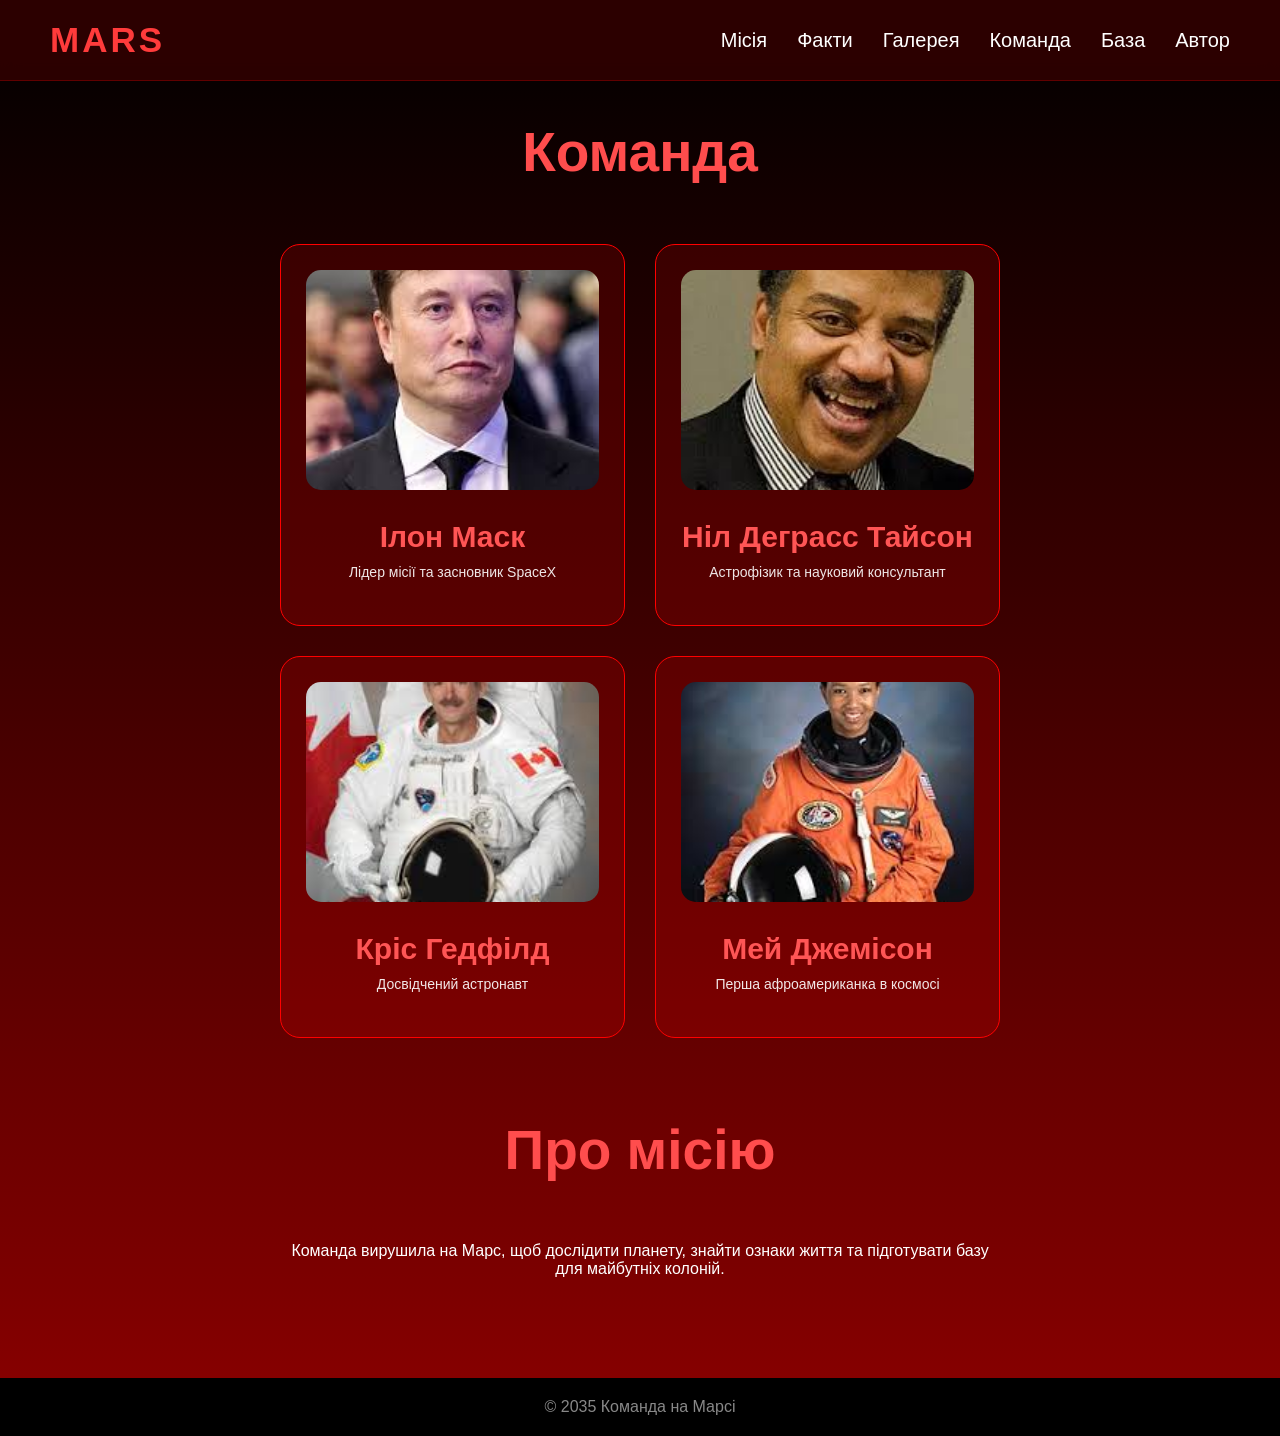
<file: team.html>
<!DOCTYPE html>
<html lang="uk">
<head>
    <meta charset="UTF-8">
    <title>Місія на Марсі</title>
    <link rel="stylesheet" href="style.css">
</head>
<body>

<header>
    <nav class="navbar">

    <div class="logo">
        MARS
    </div>

    <ul>

        <li>
            <a href="index.html">Місія</a>
        </li>

        <li>
            <a href="facts.html">Факти</a>
        </li>

        <li>
            <a href="gallery.html">Галерея</a>
        </li>

        <li>
            <a href="team.html">Команда</a>
        </li>

         <li>
            <a href="base.html">База</a>
        </li>

        <li>
            <a href="avtor.html">Автор</a>
        </li>

    </ul>

</nav>
</header>

<section class="crew">
    <h2>Команда</h2>

    <div class="card">
        <img src="[data-uri]" alt="Ілон Маск">
        <h3>Ілон Маск</h3>
        <p>Лідер місії та засновник SpaceX</p>
    </div>

    <div class="card">
        <img src="[data-uri]" alt="Ніл Деграсс Тайсон">
        <h3>Ніл Деграсс Тайсон</h3>
        <p>Астрофізик та науковий консультант</p>
    </div>

    <div class="card">
        <img src="[data-uri]" alt="Кріс Гедфілд">
        <h3>Кріс Гедфілд</h3>
        <p>Досвідчений астронавт</p>
    </div>

    <div class="card">
        <img src="[data-uri]" alt="Мей Джемісон">
        <h3>Мей Джемісон</h3>
        <p>Перша афроамериканка в космосі</p>
    </div>

</section>

<section class="mission">
    <h2>Про місію</h2>
    <p>
        Команда вирушила на Марс, щоб дослідити планету,
        знайти ознаки життя та підготувати базу для майбутніх колоній.
    </p>
</section>

<footer>
    <p>© 2035 Команда на Марсі</p>
</footer>

</body>
</html>
</file>
<file: style.css>
*{
    margin:0;
    padding:0;
    box-sizing:border-box;
}

body{
    font-family:Arial, sans-serif;
    background:#120202;
    color:white;
    overflow-x:hidden;
}



.stars{
    position:fixed;
    width:100%;
    height:100%;
    background:url("https://i.imgur.com/YKY28eT.png");
    animation:starsMove 120s linear infinite;
    z-index:-1;
    opacity:0.5;
}

@keyframes starsMove{

    from{
        background-position:0 0;
    }

    to{
        background-position:-10000px 5000px;
    }
}



.hero{
    height:100vh;

    display:flex;
    flex-direction:column;

    justify-content:center;
    align-items:center;

    text-align:center;

    background:
    linear-gradient(
    rgba(0,0,0,0.6),
    rgba(40,0,0,0.9)
    ),

    url("https://images.unsplash.com/photo-1446776811953-b23d57bd21aa?q=80&w=1600&auto=format&fit=crop");

    background-size:cover;
    background-position:center;
}



.hero h1{

    font-size:90px;
    color:#ff3b3b;

    animation:glow 2s infinite alternate;
}



@keyframes glow{

    from{
        text-shadow:0 0 10px #ff0000;
    }

    to{
        text-shadow:
        0 0 20px #ff0000,
        0 0 40px #ff3b3b,
        0 0 60px #ff3b3b;
    }
}

.hero p{

    font-size:28px;

    margin:20px 0 40px;

    animation:fadeIn 2s;
}



@keyframes fadeIn{

    from{
        opacity:0;
        transform:translateY(40px);
    }

    to{
        opacity:1;
        transform:translateY(0);
    }
}



.btn{

    text-decoration:none;
    color:white;

    background:
    linear-gradient(45deg,#ff0000,#8b0000);

    padding:18px 40px;

    border-radius:50px;

    font-size:22px;

    transition:0.4s;
}



.btn:hover{

    transform:scale(1.1);

    box-shadow:
    0 0 20px red,
    0 0 40px darkred;
}



section{
    padding:100px 20px;
}

.container{
    width:90%;
    max-width:1200px;
    margin:auto;
}

h2{
    text-align:center;
    font-size:55px;
    margin-bottom:60px;
    color:#ff4d4d;
}



.content{

    display:flex;
    align-items:center;
    gap:40px;

    flex-wrap:wrap;
}

.content img{

    width:500px;
    border-radius:20px;

    transition:0.5s;
}



.content img:hover{
    transform:scale(1.05);
}

.text{
    flex:1;
}

.text p{

    font-size:22px;
    margin-bottom:25px;
    line-height:1.7;

    animation:fadeIn 2s;
}



.cards{

    display:grid;

    grid-template-columns:
    repeat(auto-fit,minmax(300px,1fr));

    gap:30px;
}

.card{

    background:#1a0505;

    padding:25px;

    border-radius:20px;

    text-align:center;

    transition:0.5s;

    border:1px solid #ff2d2d;
}



.card:hover{

    transform:
    translateY(-10px)
    scale(1.03);

    box-shadow:
    0 0 20px red;
}

.card img{

    width:100%;
    height:250px;

    object-fit:cover;

    border-radius:15px;

    margin-bottom:20px;
}

.card h3{

    font-size:30px;
    margin-bottom:15px;

    color:#ff5555;
}

.card p{
    font-size:18px;
}



footer{

    text-align:center;

    padding:30px;

    background:#080101;

    color:#999;
}



@media(max-width:768px){

    .hero h1{
        font-size:50px;
    }

    .hero p{
        font-size:20px;
    }

    h2{
        font-size:40px;
    }

    .content img{
        width:100%;
    }

}


.navbar{

    position:fixed;
    top:0;
    left:0;

    width:100%;

    display:flex;
    justify-content:space-between;
    align-items:center;

    padding:20px 50px;

    background:
    rgba(20,0,0,0.7);

    backdrop-filter:blur(10px);

    z-index:1000;

    border-bottom:
    1px solid rgba(255,0,0,0.3);
}



.logo{

    font-size:30px;
    font-weight:bold;

    color:#ff3b3b;

    letter-spacing:3px;

    animation:glow 2s infinite alternate;
}



.navbar ul{

    display:flex;
    list-style:none;

    gap:30px;
}

.navbar a{

    text-decoration:none;

    color:white;

    font-size:20px;

    transition:0.4s;

    position:relative;
}



.navbar a:hover{

    color:#ff4d4d;
}



.navbar a::after{

    content:"";

    position:absolute;

    left:0;
    bottom:-5px;

    width:0;
    height:2px;

    background:#ff0000;

    transition:0.4s;
}

.navbar a:hover::after{

    width:100%;
}



.hero{
    padding-top:80px;
}



@media(max-width:768px){

    .navbar{

        flex-direction:column;

        gap:15px;

        padding:20px;
    }

    .navbar ul{

        flex-wrap:wrap;

        justify-content:center;

        gap:15px;
    }

    .navbar a{
        font-size:18px;
    }

}


*{
    margin:0;
    padding:0;
    box-sizing:border-box;
}

body{
    font-family:Arial, sans-serif;
    background:#120202;
    color:white;
    overflow-x:hidden;
}



.stars{

    position:fixed;

    width:100%;
    height:100%;

    background:url("https://i.imgur.com/YKY28eT.png");

    opacity:0.5;

    z-index:-1;

    animation:starsMove 120s linear infinite;
}

@keyframes starsMove{

    from{
        background-position:0 0;
    }

    to{
        background-position:-10000px 5000px;
    }
}



.navbar{

    position:fixed;

    width:100%;

    display:flex;

    justify-content:space-between;

    align-items:center;

    padding:20px 50px;

    background:rgba(20,0,0,0.8);

    backdrop-filter:blur(10px);

    z-index:1000;
}

.logo{

    font-size:35px;

    color:#ff3b3b;

    font-weight:bold;

    animation:glow 2s infinite alternate;
}

.navbar ul{

    display:flex;

    list-style:none;

    gap:30px;
}

.navbar a{

    color:white;

    text-decoration:none;

    font-size:20px;

    transition:0.4s;
}

.navbar a:hover{

    color:#ff3b3b;
}



.hero{

    height:100vh;

    display:flex;

    flex-direction:column;

    justify-content:center;

    align-items:center;

    text-align:center;

    background:
    linear-gradient(
    rgba(0,0,0,0.7),
    rgba(50,0,0,0.9)
    ),

    url("https://images.unsplash.com/photo-1454789548928-9efd52dc4031?q=80&w=1600&auto=format&fit=crop");

    background-size:cover;
    background-position:center;
}

.hero h1{

    font-size:90px;

    color:#ff3b3b;

    animation:glow 2s infinite alternate;
}

.hero p{

    font-size:28px;

    margin:20px 0 40px;

    animation:fadeIn 2s;
}



.btn{

    text-decoration:none;

    color:white;

    background:
    linear-gradient(45deg,#ff0000,#8b0000);

    padding:18px 40px;

    border-radius:50px;

    font-size:22px;

    transition:0.4s;
}

.btn:hover{

    transform:scale(1.1);

    box-shadow:
    0 0 20px red,
    0 0 40px darkred;
}




section{
    padding:100px 20px;
}

.container{
    width:90%;
    max-width:1200px;
    margin:auto;
}

h2{

    text-align:center;

    font-size:55px;

    margin-bottom:60px;

    color:#ff4d4d;
}



.cards{

    display:grid;

    grid-template-columns:
    repeat(auto-fit,minmax(300px,1fr));

    gap:30px;
}

.card{

    background:#1a0505;

    padding:25px;

    border-radius:20px;

    border:1px solid #ff2d2d;

    text-align:center;

    transition:0.5s;
}

.card:hover{

    transform:
    translateY(-10px)
    scale(1.03);

    box-shadow:
    0 0 25px red;
}

.card img{

    width:100%;

    height:250px;

    object-fit:cover;

    border-radius:15px;

    margin-bottom:20px;
}

.card h3{

    font-size:30px;

    color:#ff5555;

    margin-bottom:15px;
}

.card p{
    font-size:18px;
}



.planet-content{

    display:flex;

    align-items:center;

    gap:40px;

    flex-wrap:wrap;
}

.planet-content img{

    width:500px;

    border-radius:20px;

    transition:0.5s;
}

.planet-content img:hover{
    transform:scale(1.05);
}

.text{
    flex:1;
}

.text p{

    font-size:22px;

    margin-bottom:25px;

    line-height:1.7;
}



.mission-box{

    background:#1a0505;

    padding:40px;

    border-radius:20px;

    border:1px solid red;

    text-align:center;

    animation:fadeIn 2s;
}

.mission-box p{

    font-size:24px;

    line-height:1.8;
}



footer{

    text-align:center;

    padding:30px;

    background:#080101;

    color:#999;
}



@keyframes glow{

    from{
        text-shadow:0 0 10px red;
    }

    to{
        text-shadow:
        0 0 20px red,
        0 0 40px #ff3b3b,
        0 0 60px #ff3b3b;
    }
}

@keyframes fadeIn{

    from{
        opacity:0;
        transform:translateY(40px);
    }

    to{
        opacity:1;
        transform:translateY(0);
    }
}



@media(max-width:768px){

    .hero h1{
        font-size:50px;
    }

    .hero p{
        font-size:20px;
    }

    h2{
        font-size:40px;
    }

    .navbar{

        flex-direction:column;

        gap:15px;

        padding:20px;
    }

    .planet-content img{
        width:100%;
    }

}


*{
    margin:0;
    padding:0;
    box-sizing:border-box;
}

body{
    font-family:Arial, sans-serif;
    background:#120202;
    color:white;
    overflow-x:hidden;
}



.stars{

    position:fixed;

    width:100%;
    height:100%;

    background:url("https://i.imgur.com/YKY28eT.png");

    opacity:0.5;

    z-index:-1;

    animation:starsMove 120s linear infinite;
}

@keyframes starsMove{

    from{
        background-position:0 0;
    }

    to{
        background-position:-10000px 5000px;
    }
}



.navbar{

    position:fixed;

    width:100%;

    display:flex;

    justify-content:space-between;

    align-items:center;

    padding:20px 50px;

    background:rgba(20,0,0,0.8);

    backdrop-filter:blur(10px);

    z-index:1000;
}

.logo{

    font-size:35px;

    color:#ff3b3b;

    font-weight:bold;

    animation:glow 2s infinite alternate;
}

.navbar ul{

    display:flex;

    list-style:none;

    gap:30px;
}

.navbar a{

    color:white;

    text-decoration:none;

    font-size:20px;

    transition:0.4s;
}

.navbar a:hover{

    color:#ff3b3b;
}



.hero{

    height:100vh;

    display:flex;

    flex-direction:column;

    justify-content:center;

    align-items:center;

    text-align:center;

    background:
    linear-gradient(
    rgba(0,0,0,0.7),
    rgba(50,0,0,0.9)
    ),

    url("https://images.unsplash.com/photo-1454789548928-9efd52dc4031?q=80&w=1600&auto=format&fit=crop");

    background-size:cover;
    background-position:center;
}

.hero h1{

    font-size:90px;

    color:#ff3b3b;

    animation:glow 2s infinite alternate;
}

.hero p{

    font-size:28px;

    margin:20px 0 40px;

    animation:fadeIn 2s;
}



.btn{

    text-decoration:none;

    color:white;

    background:
    linear-gradient(45deg,#ff0000,#8b0000);

    padding:18px 40px;

    border-radius:50px;

    font-size:22px;

    transition:0.4s;
}

.btn:hover{

    transform:scale(1.1);

    box-shadow:
    0 0 20px red,
    0 0 40px darkred;
}



section{
    padding:100px 20px;
}

.container{
    width:90%;
    max-width:1200px;
    margin:auto;
}

h2{

    text-align:center;

    font-size:55px;

    margin-bottom:60px;

    color:#ff4d4d;
}



.gallery{

    display:grid;

    grid-template-columns:
    repeat(auto-fit,minmax(320px,1fr));

    gap:30px;
}

.card{

    background:#1a0505;

    border-radius:20px;

    overflow:hidden;

    transition:0.5s;

    border:1px solid red;
}

.card:hover{

    transform:
    translateY(-10px)
    scale(1.03);

    box-shadow:
    0 0 25px red;
}

.card img{

    width:100%;

    height:260px;

    object-fit:cover;

    transition:0.5s;
}

.card:hover img{

    transform:scale(1.1);
}

.text{
    padding:25px;
}

.text h3{

    font-size:30px;

    color:#ff5555;

    margin-bottom:15px;
}

.text p{

    font-size:18px;

    line-height:1.6;
}



.history-box{

    background:#1a0505;

    padding:40px;

    border-radius:20px;

    border:1px solid red;

    animation:fadeIn 2s;
}

.history-box p{

    font-size:22px;

    line-height:1.8;

    margin-bottom:25px;
}



.extra-gallery{

    display:grid;

    grid-template-columns:
    repeat(auto-fit,minmax(400px,1fr));

    gap:30px;
}

.extra-gallery img{

    width:100%;

    border-radius:20px;

    transition:0.5s;
}

.extra-gallery img:hover{

    transform:scale(1.05);

    box-shadow:
    0 0 25px red;
}



footer{

    text-align:center;

    padding:30px;

    background:#080101;

    color:#999;
}



@keyframes glow{

    from{
        text-shadow:0 0 10px red;
    }

    to{
        text-shadow:
        0 0 20px red,
        0 0 40px #ff3b3b,
        0 0 60px #ff3b3b;
    }
}

@keyframes fadeIn{

    from{
        opacity:0;
        transform:translateY(40px);
    }

    to{
        opacity:1;
        transform:translateY(0);
    }
}



@media(max-width:768px){

    .hero h1{
        font-size:50px;
    }

    .hero p{
        font-size:20px;
    }

    h2{
        font-size:40px;
    }

    .navbar{

        flex-direction:column;

        gap:15px;

        padding:20px;
    }

    .extra-gallery{

        grid-template-columns:1fr;
    }

}

body {
    margin: 0;
    font-family: Arial, sans-serif;
    background: linear-gradient(black, darkred);
    color: white;
    text-align: center;
}

@keyframes fadeIn {
    from {opacity: 0; transform: translateY(20px);}
    to {opacity: 1; transform: translateY(0);}
}

header {
    padding: 40px;
    background: #8B0000;
    animation: fadeIn 1.5s ease-in;
}


.crew {
    padding: 40px;
    display: grid;
    grid-template-columns: repeat(2, 1fr); /* рівно по 2 в ряд */
    gap: 30px;
    max-width: 800px;
    margin: 0 auto;
}


.card {
    background: #b22222;
    border-radius: 15px;
    overflow: hidden;
    display: flex;
    flex-direction: column;
    height: 100%; /* однакова висота */
    animation: fadeIn 1.5s ease-in;
}


.card img {
    width: 100%;
    height: 220px;
    object-fit: cover;
}


.card-content {
    padding: 15px;
    flex-grow: 1; /* вирівнює */
    display: flex;
    flex-direction: column;
    justify-content: space-between;
}

.card h3 {
    margin: 10px 0;
}

.card p {
    font-size: 14px;
}

.card:hover {
    transform: scale(1.03);
    box-shadow: 0 0 20px red;
}

.mission {
    padding: 40px;
    max-width: 800px;
    margin: auto;
}

footer {
    background: black;
    padding: 20px;
}
.crew h2 {
    text-align: center;
    width: 100%;
    margin-bottom: 30px;
    grid-column: 1 / -1; 
}



* {
    margin: 0;
    padding: 0;
    box-sizing: border-box;
}

html {
    scroll-behavior: smooth;
}

body {
    font-family: Arial, sans-serif;
    background: linear-gradient(to bottom, #120000, #3b0000);
    color: white;
}


.hero {
    height: 100vh;
    display: flex;
    flex-direction: column;
    justify-content: center;
    align-items: center;

    text-align: center;
    background:
        linear-gradient(rgba(0,0,0,0.6), rgba(100,0,0,0.7)),
        url('https://images.unsplash.com/photo-1614728894747-a83421789f10?q=80&w=1600&auto=format&fit=crop');
    background-size: cover;
    background-position: center;
}

.hero h1 {
    font-size: 60px;
    color: #ff3b3b;
    text-shadow: 0 0 20px red;
}

.hero p {
    margin-top: 15px;
    font-size: 20px;
    opacity: 0.9;
}


.btn {
    margin-top: 30px;
    padding: 15px 30px;
    background: red;
    color: white;
    text-decoration: none;
    border-radius: 50px;
    transition: 0.3s;
}

.btn:hover {
    background: darkred;
    transform: scale(1.1);
    box-shadow: 0 0 20px red;
}


.base {
    max-width: 900px;
    margin: auto;
    padding: 80px 20px;

    display: grid;
    grid-template-columns: repeat(2, 1fr);
    gap: 25px;
}


.card {
    background: rgba(255, 0, 0, 0.15);
    border-radius: 20px;
    overflow: hidden;
    transition: 0.3s;
}

.card:hover {
    transform: translateY(-10px);
    box-shadow: 0 0 20px red;
}


.card img {
    width: 100%;
    height: 220px;
    object-fit: cover;
}


.card h2 {
    padding: 15px;
    font-size: 20px;
    color: #ff4d4d;
}

.card p {
    padding: 0 15px 20px;
    font-size: 14px;
    opacity: 0.9;
}


footer {
    text-align: center;
    padding: 20px;
    background: black;
}


@media (max-width: 700px) {
    .base {
        grid-template-columns: 1fr;
    }

    .hero h1 {
        font-size: 40px;
    }
}



* {
    margin: 0;
    padding: 0;
    box-sizing: border-box;
}

body {
    font-family: Arial, sans-serif;
    color: white;
    background: linear-gradient(black, darkred);
    min-height: 100vh;
    overflow-x: hidden;
}


.background {
    position: fixed;
    width: 100%;
    height: 100%;
    background: radial-gradient(circle at top, #ff000020, #000000);
    z-index: -1;
}


.hero {
    text-align: center;
    padding: 40px 20px;
}

.hero h1 {
    font-size: 42px;
    color: #ff3b3b;
    text-shadow: 0 0 20px red;
    animation: glow 2s infinite alternate;
}

@keyframes glow {
    from { text-shadow: 0 0 10px red; }
    to { text-shadow: 0 0 25px red; }
}


.cardavtor {
    max-width: 800px;
    margin: 60px auto;

    display: flex;
    align-items: center;
    gap: 40px;

    background: rgba(255, 0, 0, 0.12);
    border: 1px solid rgba(255, 0, 0, 0.3);
    border-radius: 25px;

    padding: 30px;

    box-shadow: 0 0 30px rgba(255, 0, 0, 0.2);

    animation: fadeIn 1.2s ease;
}

@keyframes fadeIn {
    from {
        opacity: 0;
        transform: translateY(20px);
    }
    to {
        opacity: 1;
        transform: translateY(0);
    }
}


.image-box img {
    width: 260px;
    height: 260px;
    object-fit: cover;
    border-radius: 20px;

    border: 3px solid red;
    box-shadow: 0 0 25px red;

    transition: 0.3s;
}

.image-box img:hover {
    transform: scale(1.05);
}


.text-box h2 {
    color: #ff4d4d;
    margin-bottom: 15px;
    font-size: 28px;
}

.text-box p {
    font-size: 16px;
    line-height: 1.6;
    opacity: 0.9;
    max-width: 400px;
}


footer {
    text-align: center;
    padding: 20px;
    margin-top: 60px;
    background: black;
    color: #888;
}


@media (max-width: 700px) {
    .card {
        flex-direction: column;
        text-align: center;
    }

    .image-box img {
        width: 220px;
        height: 220px;
    }
}
</file>
